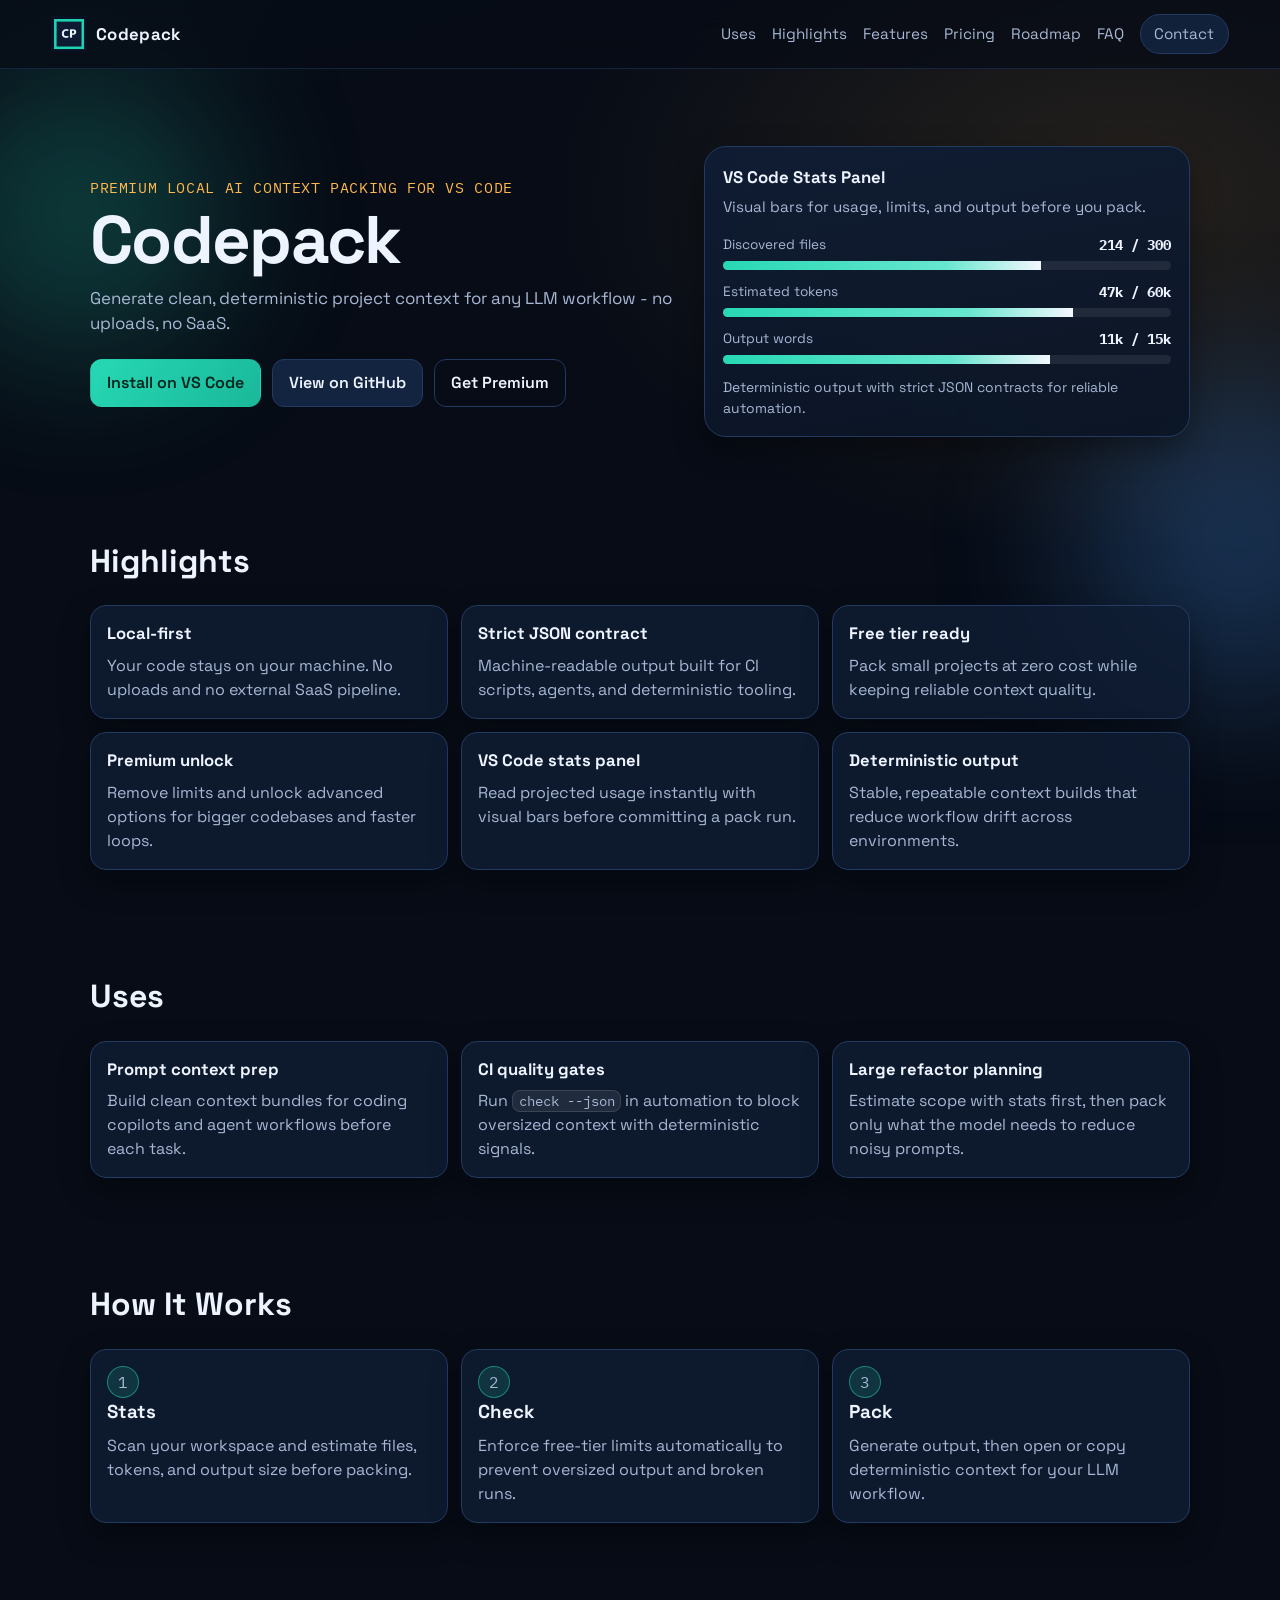
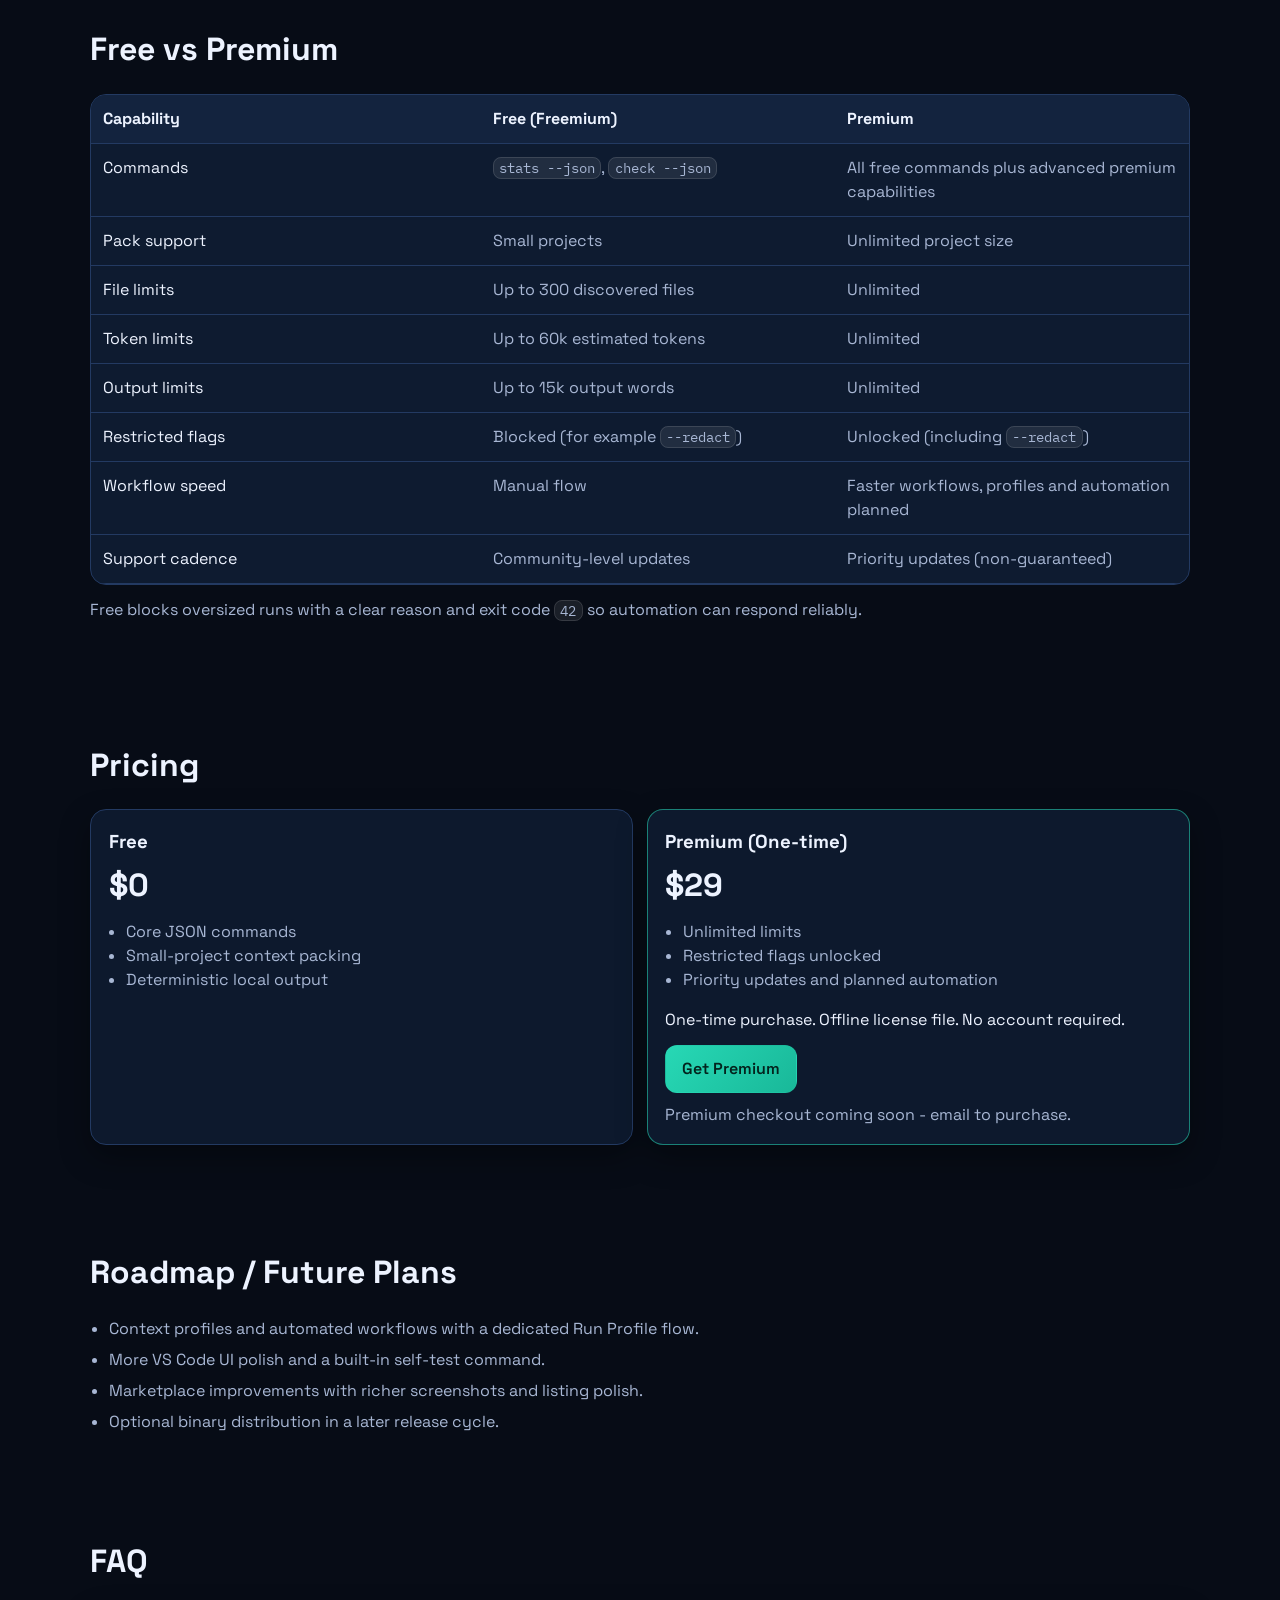
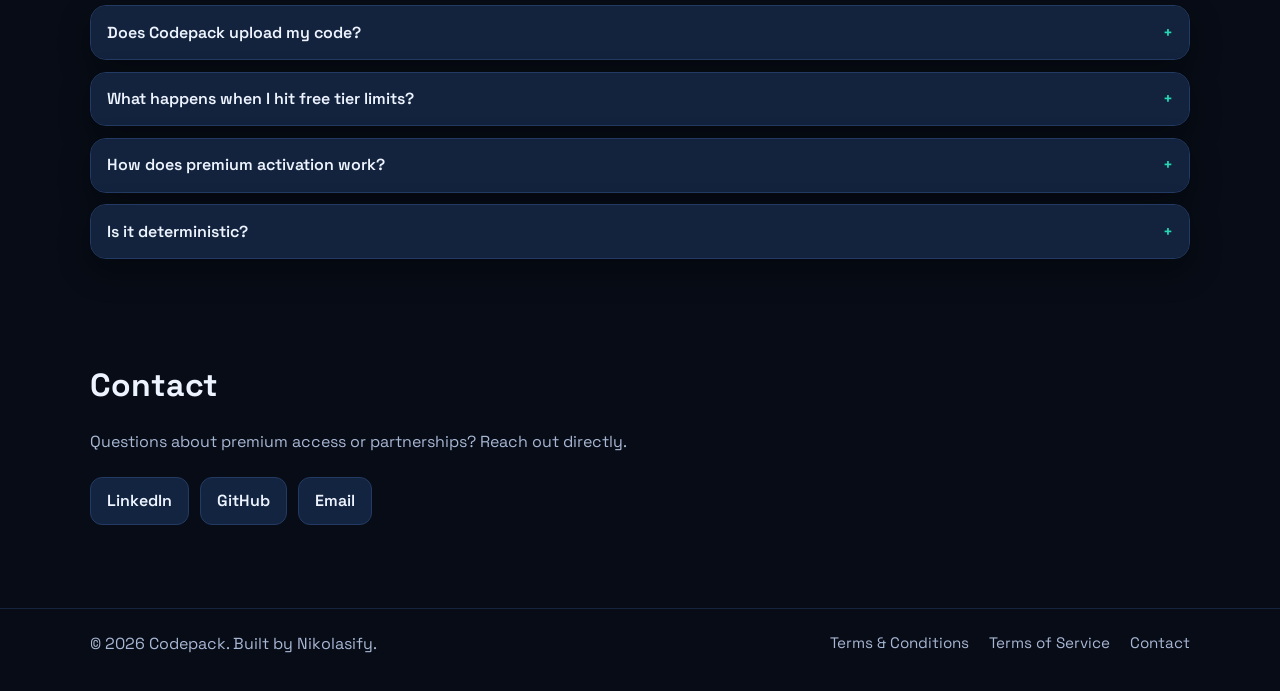
<file: index.html>
<!doctype html>
<html lang="en">
  <head>
    <meta charset="UTF-8" />
    <meta name="viewport" content="width=device-width, initial-scale=1.0" />
    <title>Codepack - Premium local AI context for VS Code</title>
    <meta
      name="description"
      content="Codepack for VS Code creates clean deterministic AI context locally. No uploads, no SaaS. Start free and unlock premium for unlimited workflows."
    />
    <link rel="canonical" href="https://nikolasifyart.com" />
    <meta property="og:type" content="website" />
    <meta property="og:url" content="https://nikolasifyart.com" />
    <meta property="og:title" content="Codepack - Premium local AI context for VS Code" />
    <meta
      property="og:description"
      content="Generate deterministic project context for any LLM workflow in VS Code. Local-first, automation-friendly, and fast."
    />
    <meta property="og:image" content="https://nikolasifyart.com/assets/og-image.png" />
    <meta name="twitter:card" content="summary_large_image" />
    <meta name="twitter:title" content="Codepack - Premium local AI context for VS Code" />
    <meta
      name="twitter:description"
      content="Premium local AI context packing for VS Code. Free tier available. One-time premium unlock."
    />
    <meta name="twitter:image" content="https://nikolasifyart.com/assets/og-image.png" />
    <link rel="icon" type="image/png" href="/assets/logo.png" />
    <link rel="preconnect" href="https://fonts.googleapis.com" />
    <link rel="preconnect" href="https://fonts.gstatic.com" crossorigin />
    <link
      href="https://fonts.googleapis.com/css2?family=Space+Grotesk:wght@400;500;600;700&family=IBM+Plex+Mono:wght@500;600&display=swap"
      rel="stylesheet"
    />
    <link rel="stylesheet" href="styles.css" />
  </head>
  <body>
    <div class="bg-orb bg-orb-a" aria-hidden="true"></div>
    <div class="bg-orb bg-orb-b" aria-hidden="true"></div>

    <header class="site-header">
      <a class="brand" href="#top" aria-label="Codepack Home">
        <img src="assets/logo.png" alt="Codepack logo" width="36" height="36" />
        <span>Codepack</span>
      </a>
      <nav class="site-nav" aria-label="Primary">
        <a href="#uses">Uses</a>
        <a href="#highlights">Highlights</a>
        <a href="#features">Features</a>
        <a href="#pricing">Pricing</a>
        <a href="#roadmap">Roadmap</a>
        <a href="#faq">FAQ</a>
        <a class="nav-cta" href="#contact">Contact</a>
      </nav>
    </header>

    <main id="top">
      <section class="hero container">
        <div>
          <p class="eyebrow">Premium local AI context packing for VS Code</p>
          <h1>Codepack</h1>
          <p class="subtitle">
            Generate clean, deterministic project context for any LLM workflow - no uploads, no SaaS.
          </p>
          <div class="cta-row">
            <a class="btn btn-install" href="https://marketplace.visualstudio.com/" target="_blank" rel="noopener noreferrer">Install on VS Code</a>
            <a class="btn btn-secondary" href="https://github.com/nikolasifyArt/Codepack" target="_blank" rel="noopener noreferrer">View on GitHub</a>
            <a class="btn btn-ghost" href="#pricing">Get Premium</a>
          </div>
        </div>

        <aside class="stats-card" aria-label="Codepack usage panel preview">
          <h2>VS Code Stats Panel</h2>
          <p>Visual bars for usage, limits, and output before you pack.</p>

          <div class="stat-row">
            <div class="stat-meta"><span>Discovered files</span><strong>214 / 300</strong></div>
            <div class="bar"><span style="width: 71%"></span></div>
          </div>
          <div class="stat-row">
            <div class="stat-meta"><span>Estimated tokens</span><strong>47k / 60k</strong></div>
            <div class="bar"><span style="width: 78%"></span></div>
          </div>
          <div class="stat-row">
            <div class="stat-meta"><span>Output words</span><strong>11k / 15k</strong></div>
            <div class="bar"><span style="width: 73%"></span></div>
          </div>
          <div class="panel-note">Deterministic output with strict JSON contracts for reliable automation.</div>
        </aside>
      </section>

      <section id="highlights" class="container section">
        <h2>Highlights</h2>
        <div class="card-grid">
          <article class="card">
            <h3>Local-first</h3>
            <p>Your code stays on your machine. No uploads and no external SaaS pipeline.</p>
          </article>
          <article class="card">
            <h3>Strict JSON contract</h3>
            <p>Machine-readable output built for CI scripts, agents, and deterministic tooling.</p>
          </article>
          <article class="card">
            <h3>Free tier ready</h3>
            <p>Pack small projects at zero cost while keeping reliable context quality.</p>
          </article>
          <article class="card">
            <h3>Premium unlock</h3>
            <p>Remove limits and unlock advanced options for bigger codebases and faster loops.</p>
          </article>
          <article class="card">
            <h3>VS Code stats panel</h3>
            <p>Read projected usage instantly with visual bars before committing a pack run.</p>
          </article>
          <article class="card">
            <h3>Deterministic output</h3>
            <p>Stable, repeatable context builds that reduce workflow drift across environments.</p>
          </article>
        </div>
      </section>

      <section id="uses" class="container section">
        <h2>Uses</h2>
        <div class="card-grid">
          <article class="card">
            <h3>Prompt context prep</h3>
            <p>Build clean context bundles for coding copilots and agent workflows before each task.</p>
          </article>
          <article class="card">
            <h3>CI quality gates</h3>
            <p>Run <code>check --json</code> in automation to block oversized context with deterministic signals.</p>
          </article>
          <article class="card">
            <h3>Large refactor planning</h3>
            <p>Estimate scope with stats first, then pack only what the model needs to reduce noisy prompts.</p>
          </article>
        </div>
      </section>

      <section id="how-it-works" class="container section">
        <h2>How It Works</h2>
        <div class="steps">
          <article class="step">
            <p class="step-number">1</p>
            <h3>Stats</h3>
            <p>Scan your workspace and estimate files, tokens, and output size before packing.</p>
          </article>
          <article class="step">
            <p class="step-number">2</p>
            <h3>Check</h3>
            <p>Enforce free-tier limits automatically to prevent oversized output and broken runs.</p>
          </article>
          <article class="step">
            <p class="step-number">3</p>
            <h3>Pack</h3>
            <p>Generate output, then open or copy deterministic context for your LLM workflow.</p>
          </article>
        </div>
      </section>

      <section id="features" class="container section">
        <h2>Free vs Premium</h2>
        <div class="comparison" role="table" aria-label="Codepack plans comparison">
          <div class="comparison-head" role="rowgroup">
            <div role="columnheader">Capability</div>
            <div role="columnheader">Free (Freemium)</div>
            <div role="columnheader">Premium</div>
          </div>
          <div class="comparison-row" role="row">
            <div role="cell">Commands</div>
            <div role="cell"><code>stats --json</code>, <code>check --json</code></div>
            <div role="cell">All free commands plus advanced premium capabilities</div>
          </div>
          <div class="comparison-row" role="row">
            <div role="cell">Pack support</div>
            <div role="cell">Small projects</div>
            <div role="cell">Unlimited project size</div>
          </div>
          <div class="comparison-row" role="row">
            <div role="cell">File limits</div>
            <div role="cell">Up to 300 discovered files</div>
            <div role="cell">Unlimited</div>
          </div>
          <div class="comparison-row" role="row">
            <div role="cell">Token limits</div>
            <div role="cell">Up to 60k estimated tokens</div>
            <div role="cell">Unlimited</div>
          </div>
          <div class="comparison-row" role="row">
            <div role="cell">Output limits</div>
            <div role="cell">Up to 15k output words</div>
            <div role="cell">Unlimited</div>
          </div>
          <div class="comparison-row" role="row">
            <div role="cell">Restricted flags</div>
            <div role="cell">Blocked (for example <code>--redact</code>)</div>
            <div role="cell">Unlocked (including <code>--redact</code>)</div>
          </div>
          <div class="comparison-row" role="row">
            <div role="cell">Workflow speed</div>
            <div role="cell">Manual flow</div>
            <div role="cell">Faster workflows, profiles and automation planned</div>
          </div>
          <div class="comparison-row" role="row">
            <div role="cell">Support cadence</div>
            <div role="cell">Community-level updates</div>
            <div role="cell">Priority updates (non-guaranteed)</div>
          </div>
        </div>
        <p class="feature-note">
          Free blocks oversized runs with a clear reason and exit code <code>42</code> so automation can respond reliably.
        </p>
      </section>

      <section id="pricing" class="container section">
        <h2>Pricing</h2>
        <div class="pricing-grid">
          <article class="pricing-card">
            <h3>Free</h3>
            <p class="price">$0</p>
            <ul>
              <li>Core JSON commands</li>
              <li>Small-project context packing</li>
              <li>Deterministic local output</li>
            </ul>
          </article>
          <article class="pricing-card pricing-card-premium">
            <h3>Premium (One-time)</h3>
            <p class="price">$29</p>
            <ul>
              <li>Unlimited limits</li>
              <li>Restricted flags unlocked</li>
              <li>Priority updates and planned automation</li>
            </ul>
            <p class="pricing-note">One-time purchase. Offline license file. No account required.</p>
            <a class="btn btn-install" href="#contact">Get Premium</a>
            <p class="coming-soon">Premium checkout coming soon - email to purchase.</p>
          </article>
        </div>
      </section>

      <section id="roadmap" class="container section">
        <h2>Roadmap / Future Plans</h2>
        <ul class="roadmap-list">
          <li>Context profiles and automated workflows with a dedicated Run Profile flow.</li>
          <li>More VS Code UI polish and a built-in self-test command.</li>
          <li>Marketplace improvements with richer screenshots and listing polish.</li>
          <li>Optional binary distribution in a later release cycle.</li>
        </ul>
      </section>

      <section id="faq" class="container section">
        <h2>FAQ</h2>
        <div class="faq-list">
          <article class="faq-item">
            <button class="faq-question" aria-expanded="false">Does Codepack upload my code?</button>
            <div class="faq-answer" hidden>
              <p>No. Codepack runs local-only workflows and does not upload project files to a SaaS backend.</p>
            </div>
          </article>
          <article class="faq-item">
            <button class="faq-question" aria-expanded="false">What happens when I hit free tier limits?</button>
            <div class="faq-answer" hidden>
              <p>The run is blocked with a clear reason so you can adjust scope or upgrade to premium.</p>
            </div>
          </article>
          <article class="faq-item">
            <button class="faq-question" aria-expanded="false">How does premium activation work?</button>
            <div class="faq-answer" hidden>
              <p>Premium uses an offline signed license file that activates locally on your machine.</p>
            </div>
          </article>
          <article class="faq-item">
            <button class="faq-question" aria-expanded="false">Is it deterministic?</button>
            <div class="faq-answer" hidden>
              <p>Yes. Codepack focuses on deterministic context output designed for repeatable automation.</p>
            </div>
          </article>
        </div>
      </section>

      <section id="contact" class="container section">
        <h2>Contact</h2>
        <p class="contact-copy">Questions about premium access or partnerships? Reach out directly.</p>
        <div class="cta-row">
          <a class="btn btn-secondary" href="https://www.linkedin.com/in/nikolasifyart/" target="_blank" rel="noopener noreferrer">LinkedIn</a>
          <a class="btn btn-secondary" href="https://github.com/nikolasifyArt" target="_blank" rel="noopener noreferrer">GitHub</a>
          <a class="btn btn-secondary" href="mailto:nikolasify@nikolasifyart.com">Email</a>
        </div>
      </section>
    </main>

    <footer class="site-footer">
      <div class="site-footer-inner container">
        <p>&copy; <span id="year"></span> Codepack. Built by Nikolasify.</p>
        <nav class="footer-links" aria-label="Legal">
          <a href="/terms-and-conditions/">Terms &amp; Conditions</a>
          <a href="/terms-of-service/">Terms of Service</a>
          <a href="#contact">Contact</a>
        </nav>
      </div>
    </footer>

    <script src="script.js"></script>
  </body>
</html>
</file>
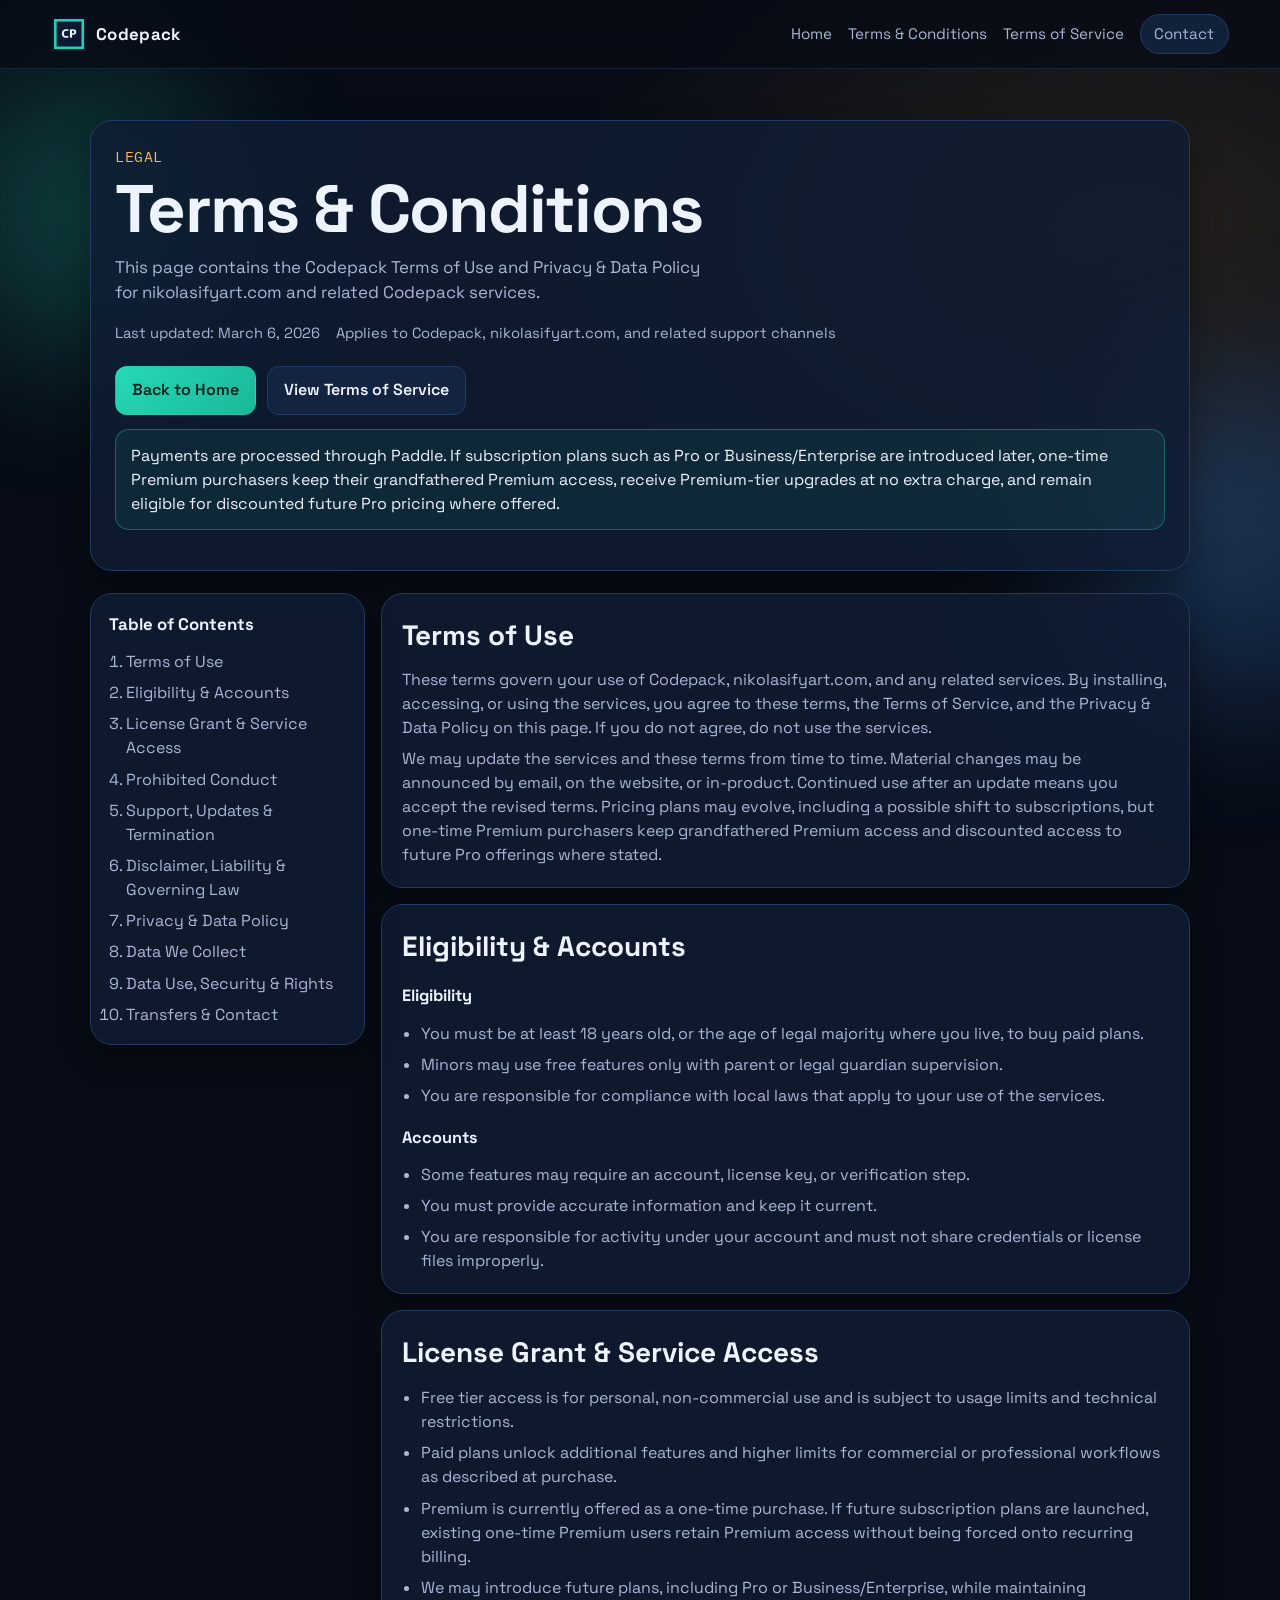
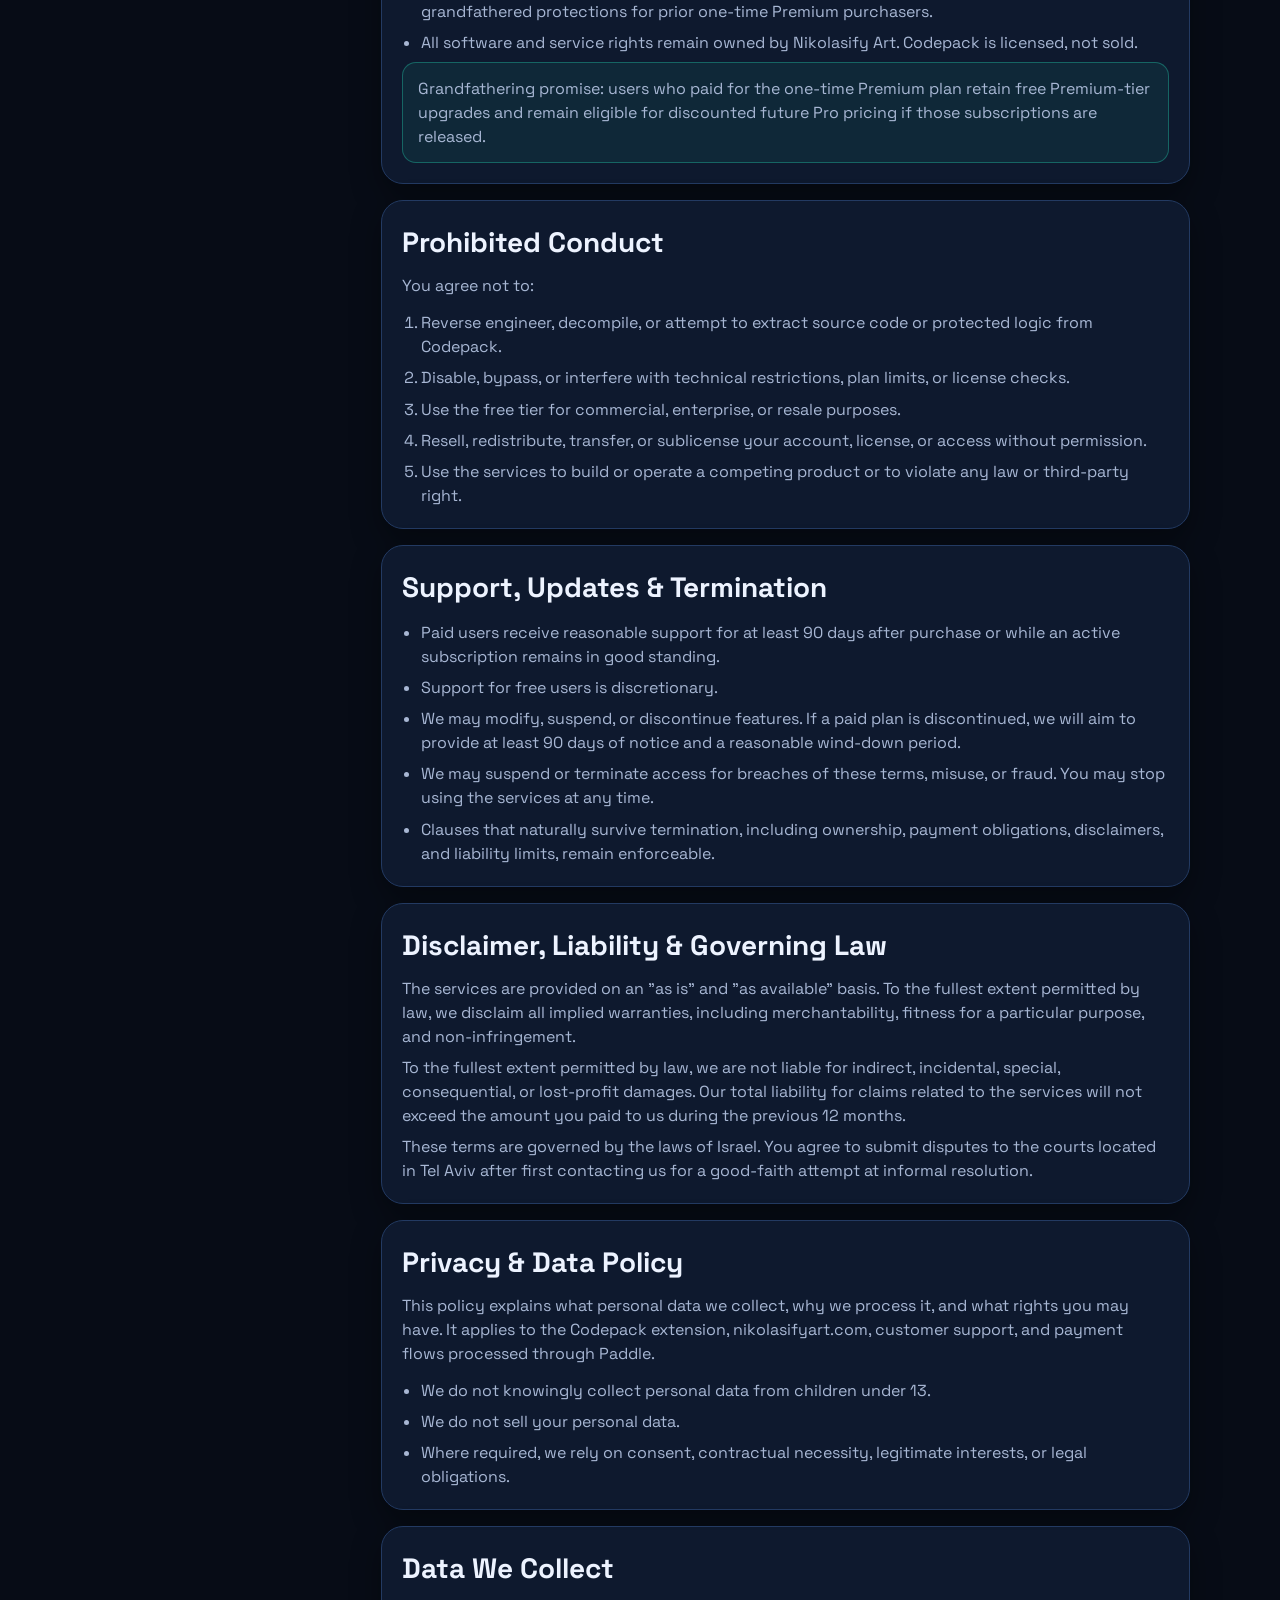
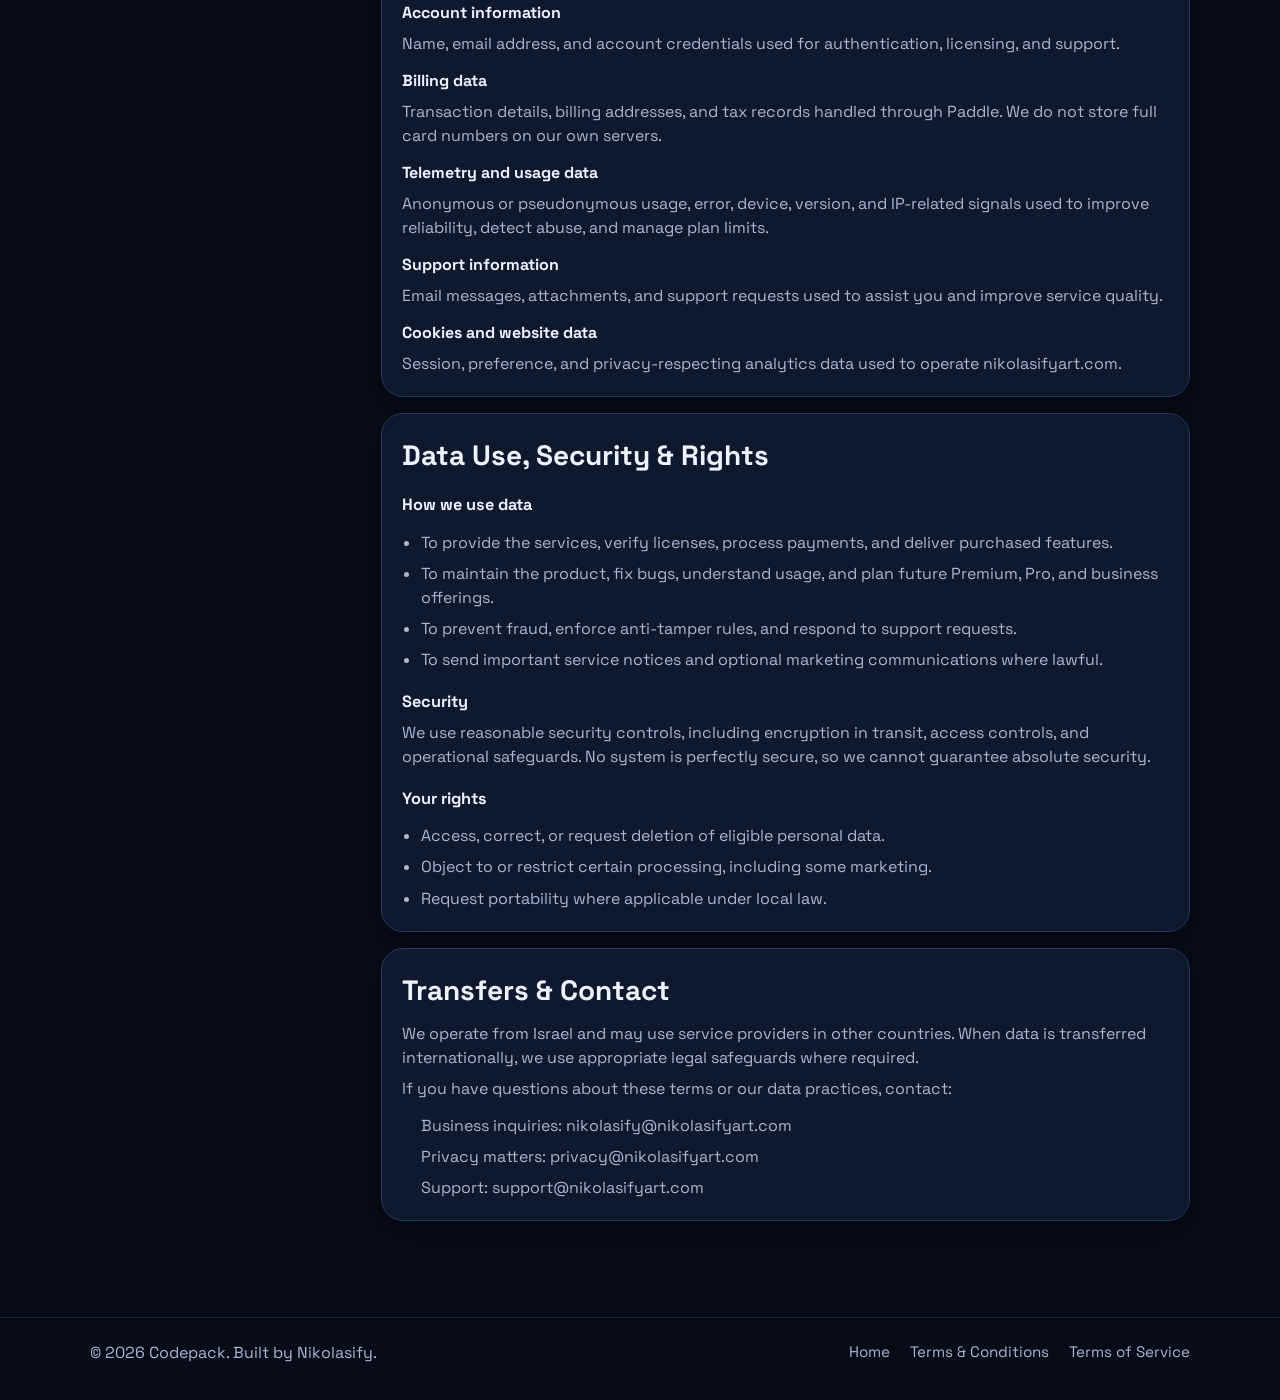
<file: terms-and-conditions/index.html>
<!doctype html>
<html lang="en">
  <head>
    <meta charset="UTF-8" />
    <meta name="viewport" content="width=device-width, initial-scale=1.0" />
    <title>Codepack Terms &amp; Conditions</title>
    <meta
      name="description"
      content="Read the Codepack Terms of Use and Privacy & Data Policy for nikolasifyart.com and related services."
    />
    <link rel="canonical" href="https://nikolasifyart.com/terms-and-conditions/" />
    <link rel="icon" type="image/png" href="/assets/logo.png" />
    <link rel="preconnect" href="https://fonts.googleapis.com" />
    <link rel="preconnect" href="https://fonts.gstatic.com" crossorigin />
    <link
      href="https://fonts.googleapis.com/css2?family=Space+Grotesk:wght@400;500;600;700&family=IBM+Plex+Mono:wght@500;600&display=swap"
      rel="stylesheet"
    />
    <link rel="stylesheet" href="/styles.css" />
  </head>
  <body>
    <div class="bg-orb bg-orb-a" aria-hidden="true"></div>
    <div class="bg-orb bg-orb-b" aria-hidden="true"></div>

    <header class="site-header">
      <a class="brand" href="/" aria-label="Codepack Home">
        <img src="/assets/logo.png" alt="Codepack logo" width="36" height="36" />
        <span>Codepack</span>
      </a>
      <nav class="site-nav" aria-label="Primary">
        <a href="/">Home</a>
        <a href="/terms-and-conditions/" aria-current="page">Terms &amp; Conditions</a>
        <a href="/terms-of-service/">Terms of Service</a>
        <a class="nav-cta" href="/#contact">Contact</a>
      </nav>
    </header>

    <main id="top" class="legal-page container">
      <section class="legal-hero">
        <p class="eyebrow">Legal</p>
        <h1>Terms &amp; Conditions</h1>
        <p class="subtitle">
          This page contains the Codepack Terms of Use and Privacy &amp; Data Policy for
          nikolasifyart.com and related Codepack services.
        </p>
        <div class="legal-meta">
          <span>Last updated: March 6, 2026</span>
          <span>Applies to Codepack, nikolasifyart.com, and related support channels</span>
        </div>
        <div class="cta-row">
          <a class="btn btn-install" href="/">Back to Home</a>
          <a class="btn btn-secondary" href="/terms-of-service/">View Terms of Service</a>
        </div>
        <p class="legal-note">
          Payments are processed through Paddle. If subscription plans such as Pro or
          Business/Enterprise are introduced later, one-time Premium purchasers keep their
          grandfathered Premium access, receive Premium-tier upgrades at no extra charge, and
          remain eligible for discounted future Pro pricing where offered.
        </p>
      </section>

      <div class="legal-shell">
        <aside class="legal-toc" aria-labelledby="toc-heading">
          <h2 id="toc-heading">Table of Contents</h2>
          <ol class="toc-list">
            <li><a href="#terms-of-use">Terms of Use</a></li>
            <li><a href="#eligibility-accounts">Eligibility &amp; Accounts</a></li>
            <li><a href="#license-access">License Grant &amp; Service Access</a></li>
            <li><a href="#prohibited-conduct">Prohibited Conduct</a></li>
            <li><a href="#support-termination">Support, Updates &amp; Termination</a></li>
            <li><a href="#liability-law">Disclaimer, Liability &amp; Governing Law</a></li>
            <li><a href="#privacy-data-policy">Privacy &amp; Data Policy</a></li>
            <li><a href="#data-collection">Data We Collect</a></li>
            <li><a href="#data-use-security">Data Use, Security &amp; Rights</a></li>
            <li><a href="#transfers-contact">Transfers &amp; Contact</a></li>
          </ol>
        </aside>

        <section class="legal-content" aria-label="Terms and privacy content">
          <article id="terms-of-use" class="legal-card">
            <h2>Terms of Use</h2>
            <p>
              These terms govern your use of Codepack, nikolasifyart.com, and any related services.
              By installing, accessing, or using the services, you agree to these terms, the Terms
              of Service, and the Privacy &amp; Data Policy on this page. If you do not agree, do not
              use the services.
            </p>
            <p>
              We may update the services and these terms from time to time. Material changes may be
              announced by email, on the website, or in-product. Continued use after an update means
              you accept the revised terms. Pricing plans may evolve, including a possible shift to
              subscriptions, but one-time Premium purchasers keep grandfathered Premium access and
              discounted access to future Pro offerings where stated.
            </p>
          </article>

          <article id="eligibility-accounts" class="legal-card">
            <h2>Eligibility &amp; Accounts</h2>
            <h3>Eligibility</h3>
            <ul>
              <li>You must be at least 18 years old, or the age of legal majority where you live, to buy paid plans.</li>
              <li>Minors may use free features only with parent or legal guardian supervision.</li>
              <li>You are responsible for compliance with local laws that apply to your use of the services.</li>
            </ul>
            <h3>Accounts</h3>
            <ul>
              <li>Some features may require an account, license key, or verification step.</li>
              <li>You must provide accurate information and keep it current.</li>
              <li>You are responsible for activity under your account and must not share credentials or license files improperly.</li>
            </ul>
          </article>

          <article id="license-access" class="legal-card">
            <h2>License Grant &amp; Service Access</h2>
            <ul>
              <li>Free tier access is for personal, non-commercial use and is subject to usage limits and technical restrictions.</li>
              <li>Paid plans unlock additional features and higher limits for commercial or professional workflows as described at purchase.</li>
              <li>Premium is currently offered as a one-time purchase. If future subscription plans are launched, existing one-time Premium users retain Premium access without being forced onto recurring billing.</li>
              <li>We may introduce future plans, including Pro or Business/Enterprise, while maintaining grandfathered protections for prior one-time Premium purchasers.</li>
              <li>All software and service rights remain owned by Nikolasify Art. Codepack is licensed, not sold.</li>
            </ul>
            <p class="legal-note">
              Grandfathering promise: users who paid for the one-time Premium plan retain free
              Premium-tier upgrades and remain eligible for discounted future Pro pricing if those
              subscriptions are released.
            </p>
          </article>

          <article id="prohibited-conduct" class="legal-card">
            <h2>Prohibited Conduct</h2>
            <p>You agree not to:</p>
            <ol>
              <li>Reverse engineer, decompile, or attempt to extract source code or protected logic from Codepack.</li>
              <li>Disable, bypass, or interfere with technical restrictions, plan limits, or license checks.</li>
              <li>Use the free tier for commercial, enterprise, or resale purposes.</li>
              <li>Resell, redistribute, transfer, or sublicense your account, license, or access without permission.</li>
              <li>Use the services to build or operate a competing product or to violate any law or third-party right.</li>
            </ol>
          </article>

          <article id="support-termination" class="legal-card">
            <h2>Support, Updates &amp; Termination</h2>
            <ul>
              <li>Paid users receive reasonable support for at least 90 days after purchase or while an active subscription remains in good standing.</li>
              <li>Support for free users is discretionary.</li>
              <li>We may modify, suspend, or discontinue features. If a paid plan is discontinued, we will aim to provide at least 90 days of notice and a reasonable wind-down period.</li>
              <li>We may suspend or terminate access for breaches of these terms, misuse, or fraud. You may stop using the services at any time.</li>
              <li>Clauses that naturally survive termination, including ownership, payment obligations, disclaimers, and liability limits, remain enforceable.</li>
            </ul>
          </article>

          <article id="liability-law" class="legal-card">
            <h2>Disclaimer, Liability &amp; Governing Law</h2>
            <p>
              The services are provided on an &quot;as is&quot; and &quot;as available&quot; basis. To the fullest extent
              permitted by law, we disclaim all implied warranties, including merchantability, fitness
              for a particular purpose, and non-infringement.
            </p>
            <p>
              To the fullest extent permitted by law, we are not liable for indirect, incidental,
              special, consequential, or lost-profit damages. Our total liability for claims related
              to the services will not exceed the amount you paid to us during the previous 12 months.
            </p>
            <p>
              These terms are governed by the laws of Israel. You agree to submit disputes to the
              courts located in Tel Aviv after first contacting us for a good-faith attempt at
              informal resolution.
            </p>
          </article>

          <article id="privacy-data-policy" class="legal-card">
            <h2>Privacy &amp; Data Policy</h2>
            <p>
              This policy explains what personal data we collect, why we process it, and what rights
              you may have. It applies to the Codepack extension, nikolasifyart.com, customer support,
              and payment flows processed through Paddle.
            </p>
            <ul>
              <li>We do not knowingly collect personal data from children under 13.</li>
              <li>We do not sell your personal data.</li>
              <li>Where required, we rely on consent, contractual necessity, legitimate interests, or legal obligations.</li>
            </ul>
          </article>

          <article id="data-collection" class="legal-card">
            <h2>Data We Collect</h2>
            <div class="legal-inline-list">
              <div>
                <strong>Account information</strong>
                <p>Name, email address, and account credentials used for authentication, licensing, and support.</p>
              </div>
              <div>
                <strong>Billing data</strong>
                <p>Transaction details, billing addresses, and tax records handled through Paddle. We do not store full card numbers on our own servers.</p>
              </div>
              <div>
                <strong>Telemetry and usage data</strong>
                <p>Anonymous or pseudonymous usage, error, device, version, and IP-related signals used to improve reliability, detect abuse, and manage plan limits.</p>
              </div>
              <div>
                <strong>Support information</strong>
                <p>Email messages, attachments, and support requests used to assist you and improve service quality.</p>
              </div>
              <div>
                <strong>Cookies and website data</strong>
                <p>Session, preference, and privacy-respecting analytics data used to operate nikolasifyart.com.</p>
              </div>
            </div>
          </article>

          <article id="data-use-security" class="legal-card">
            <h2>Data Use, Security &amp; Rights</h2>
            <h3>How we use data</h3>
            <ul>
              <li>To provide the services, verify licenses, process payments, and deliver purchased features.</li>
              <li>To maintain the product, fix bugs, understand usage, and plan future Premium, Pro, and business offerings.</li>
              <li>To prevent fraud, enforce anti-tamper rules, and respond to support requests.</li>
              <li>To send important service notices and optional marketing communications where lawful.</li>
            </ul>
            <h3>Security</h3>
            <p>
              We use reasonable security controls, including encryption in transit, access controls,
              and operational safeguards. No system is perfectly secure, so we cannot guarantee
              absolute security.
            </p>
            <h3>Your rights</h3>
            <ul>
              <li>Access, correct, or request deletion of eligible personal data.</li>
              <li>Object to or restrict certain processing, including some marketing.</li>
              <li>Request portability where applicable under local law.</li>
            </ul>
          </article>

          <article id="transfers-contact" class="legal-card">
            <h2>Transfers &amp; Contact</h2>
            <p>
              We operate from Israel and may use service providers in other countries. When data is
              transferred internationally, we use appropriate legal safeguards where required.
            </p>
            <p>If you have questions about these terms or our data practices, contact:</p>
            <ul class="legal-contact-list">
              <li>Business inquiries: <a href="mailto:nikolasify@nikolasifyart.com">nikolasify@nikolasifyart.com</a></li>
              <li>Privacy matters: <a href="mailto:privacy@nikolasifyart.com">privacy@nikolasifyart.com</a></li>
              <li>Support: <a href="mailto:support@nikolasifyart.com">support@nikolasifyart.com</a></li>
            </ul>
          </article>
        </section>
      </div>
    </main>

    <footer class="site-footer">
      <div class="site-footer-inner container">
        <p>&copy; <span id="year"></span> Codepack. Built by Nikolasify.</p>
        <nav class="footer-links" aria-label="Legal">
          <a href="/">Home</a>
          <a href="/terms-and-conditions/">Terms &amp; Conditions</a>
          <a href="/terms-of-service/">Terms of Service</a>
        </nav>
      </div>
    </footer>

    <script src="/script.js"></script>
  </body>
</html>
</file>
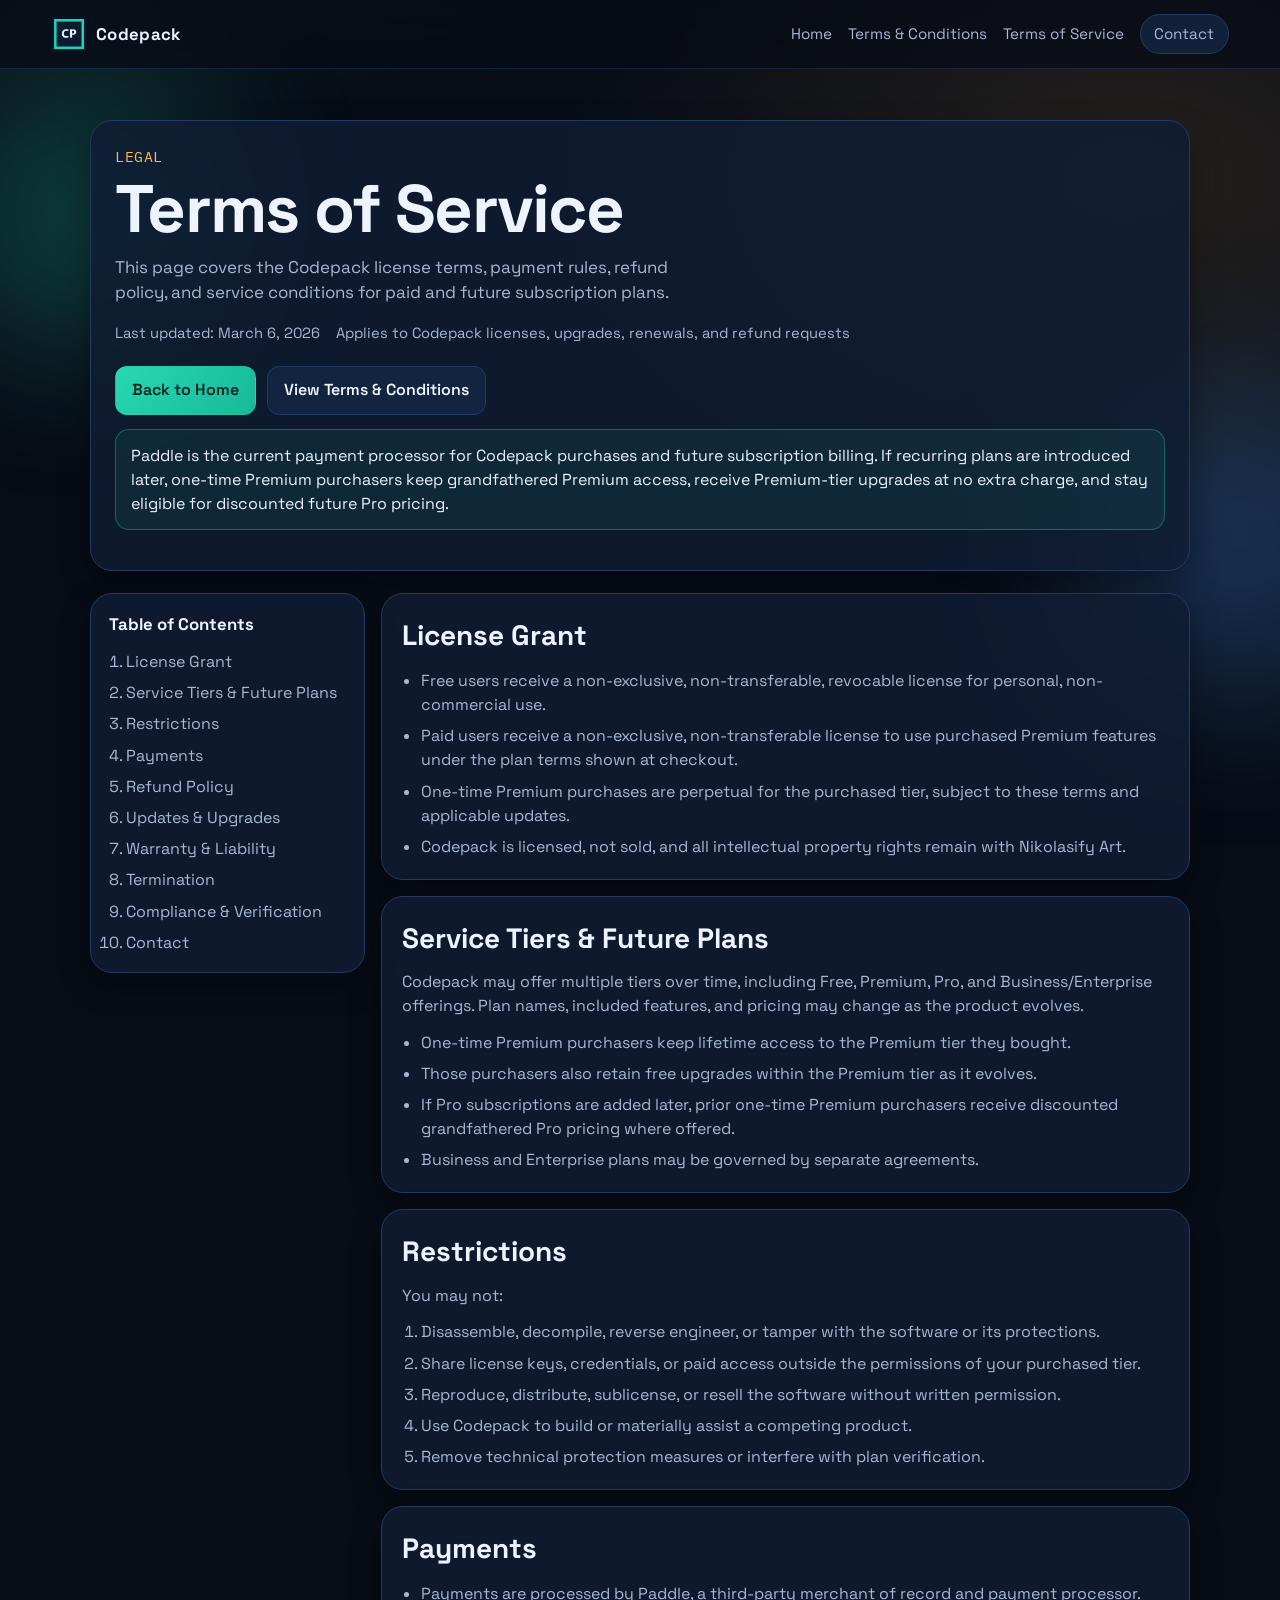
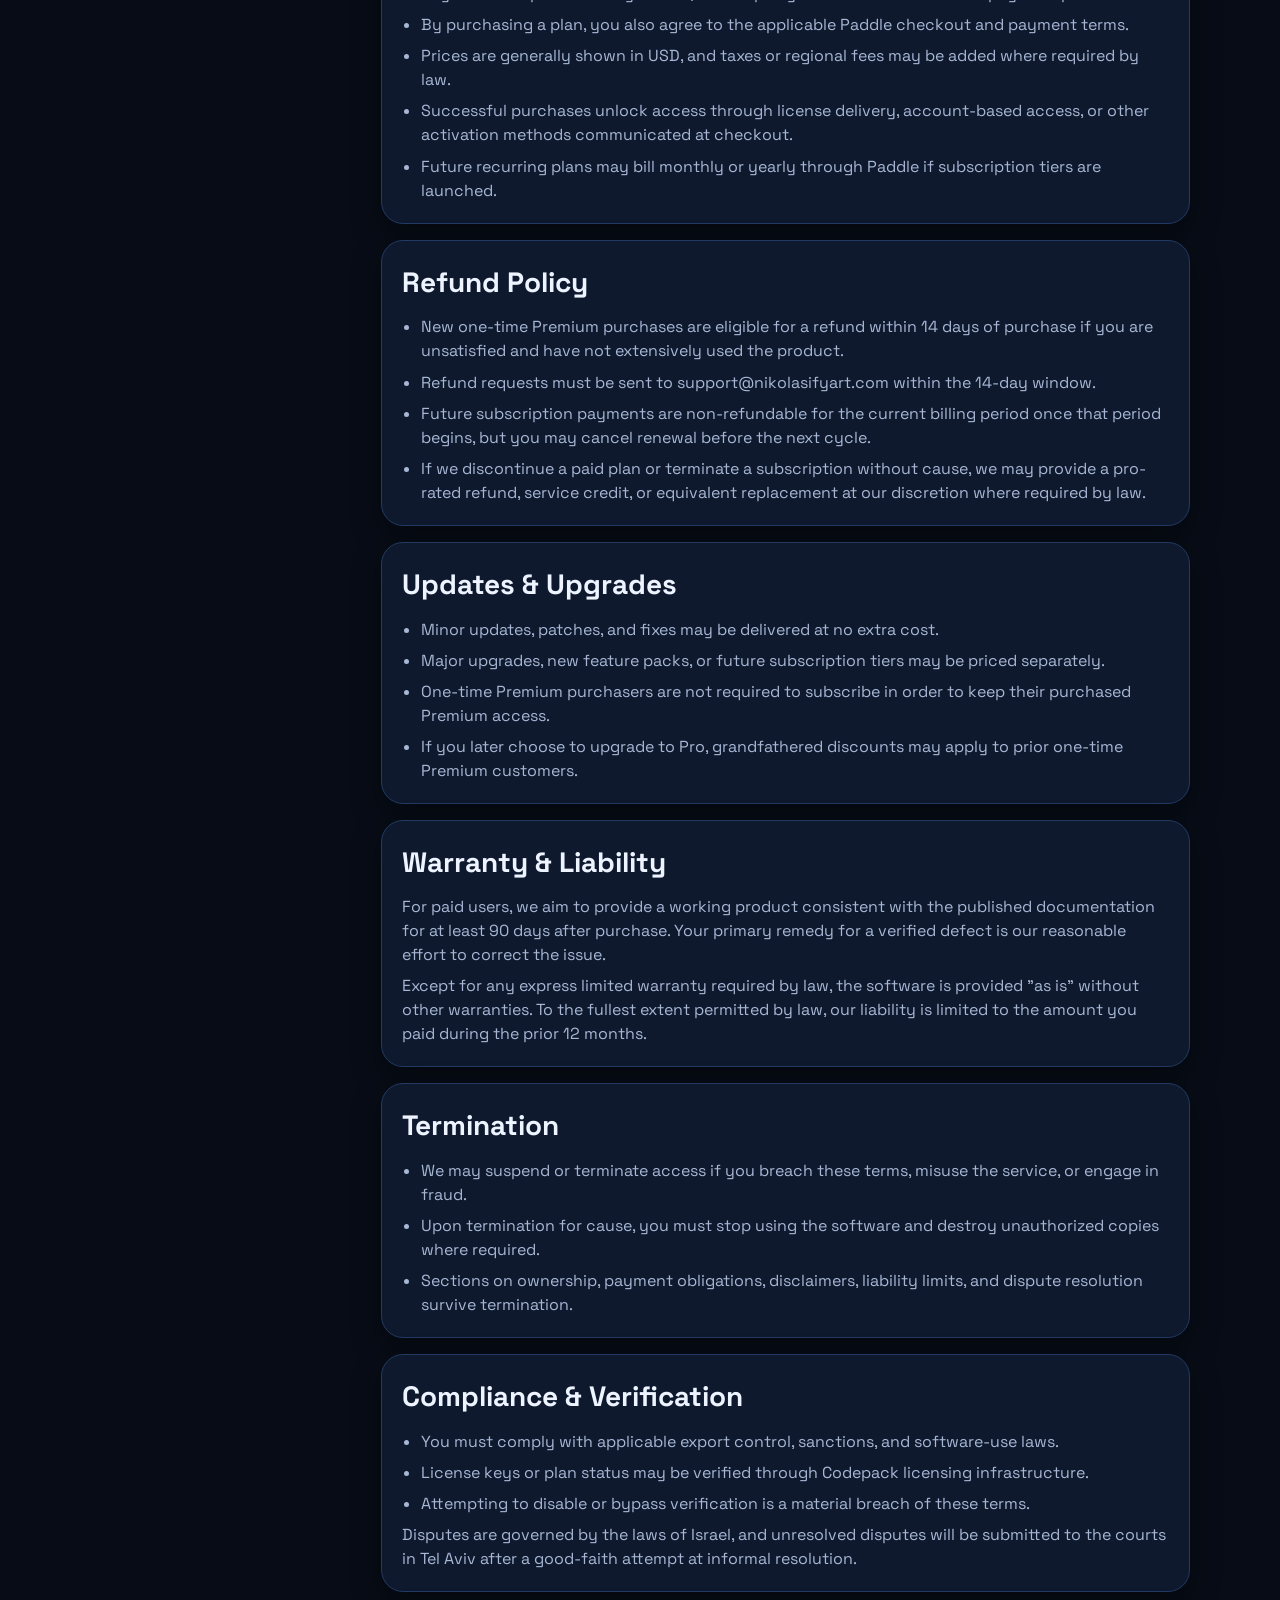
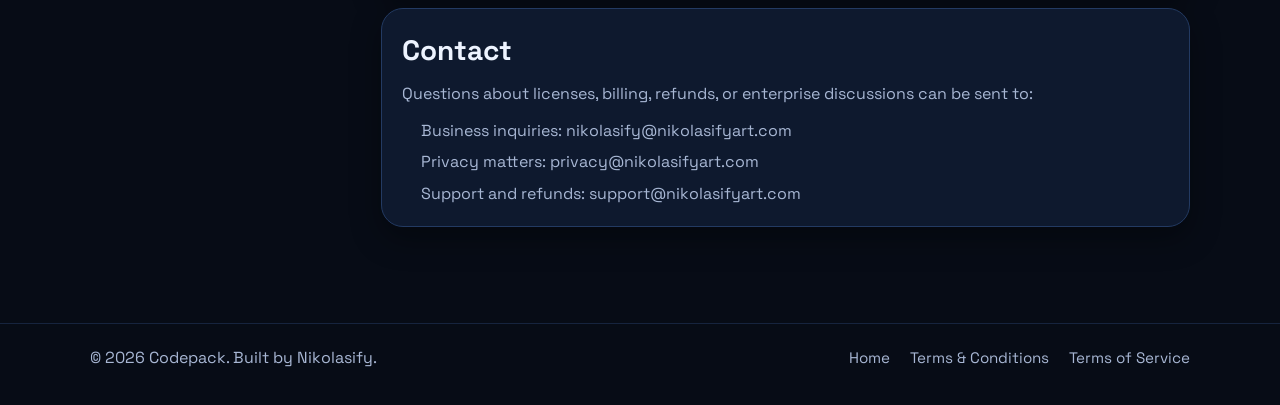
<file: terms-of-service/index.html>
<!doctype html>
<html lang="en">
  <head>
    <meta charset="UTF-8" />
    <meta name="viewport" content="width=device-width, initial-scale=1.0" />
    <title>Codepack Terms of Service</title>
    <meta
      name="description"
      content="Read the Codepack Terms of Service, license terms, payment terms, and refund policy."
    />
    <link rel="canonical" href="https://nikolasifyart.com/terms-of-service/" />
    <link rel="icon" type="image/png" href="/assets/logo.png" />
    <link rel="preconnect" href="https://fonts.googleapis.com" />
    <link rel="preconnect" href="https://fonts.gstatic.com" crossorigin />
    <link
      href="https://fonts.googleapis.com/css2?family=Space+Grotesk:wght@400;500;600;700&family=IBM+Plex+Mono:wght@500;600&display=swap"
      rel="stylesheet"
    />
    <link rel="stylesheet" href="/styles.css" />
  </head>
  <body>
    <div class="bg-orb bg-orb-a" aria-hidden="true"></div>
    <div class="bg-orb bg-orb-b" aria-hidden="true"></div>

    <header class="site-header">
      <a class="brand" href="/" aria-label="Codepack Home">
        <img src="/assets/logo.png" alt="Codepack logo" width="36" height="36" />
        <span>Codepack</span>
      </a>
      <nav class="site-nav" aria-label="Primary">
        <a href="/">Home</a>
        <a href="/terms-and-conditions/">Terms &amp; Conditions</a>
        <a href="/terms-of-service/" aria-current="page">Terms of Service</a>
        <a class="nav-cta" href="/#contact">Contact</a>
      </nav>
    </header>

    <main id="top" class="legal-page container">
      <section class="legal-hero">
        <p class="eyebrow">Legal</p>
        <h1>Terms of Service</h1>
        <p class="subtitle">
          This page covers the Codepack license terms, payment rules, refund policy, and service
          conditions for paid and future subscription plans.
        </p>
        <div class="legal-meta">
          <span>Last updated: March 6, 2026</span>
          <span>Applies to Codepack licenses, upgrades, renewals, and refund requests</span>
        </div>
        <div class="cta-row">
          <a class="btn btn-install" href="/">Back to Home</a>
          <a class="btn btn-secondary" href="/terms-and-conditions/">View Terms &amp; Conditions</a>
        </div>
        <p class="legal-note">
          Paddle is the current payment processor for Codepack purchases and future subscription
          billing. If recurring plans are introduced later, one-time Premium purchasers keep
          grandfathered Premium access, receive Premium-tier upgrades at no extra charge, and stay
          eligible for discounted future Pro pricing.
        </p>
      </section>

      <div class="legal-shell">
        <aside class="legal-toc" aria-labelledby="toc-heading">
          <h2 id="toc-heading">Table of Contents</h2>
          <ol class="toc-list">
            <li><a href="#license-grant">License Grant</a></li>
            <li><a href="#service-tiers">Service Tiers &amp; Future Plans</a></li>
            <li><a href="#restrictions">Restrictions</a></li>
            <li><a href="#payments">Payments</a></li>
            <li><a href="#refund-policy">Refund Policy</a></li>
            <li><a href="#updates-upgrades">Updates &amp; Upgrades</a></li>
            <li><a href="#warranty-liability">Warranty &amp; Liability</a></li>
            <li><a href="#termination">Termination</a></li>
            <li><a href="#compliance-verification">Compliance &amp; Verification</a></li>
            <li><a href="#contact">Contact</a></li>
          </ol>
        </aside>

        <section class="legal-content" aria-label="Terms of service content">
          <article id="license-grant" class="legal-card">
            <h2>License Grant</h2>
            <ul>
              <li>Free users receive a non-exclusive, non-transferable, revocable license for personal, non-commercial use.</li>
              <li>Paid users receive a non-exclusive, non-transferable license to use purchased Premium features under the plan terms shown at checkout.</li>
              <li>One-time Premium purchases are perpetual for the purchased tier, subject to these terms and applicable updates.</li>
              <li>Codepack is licensed, not sold, and all intellectual property rights remain with Nikolasify Art.</li>
            </ul>
          </article>

          <article id="service-tiers" class="legal-card">
            <h2>Service Tiers &amp; Future Plans</h2>
            <!-- Future commercial roadmap: Pro and Business/Enterprise tiers may be introduced later. One-time Premium purchasers remain grandfathered for Premium access and discounted for future Pro plans. -->
            <p>
              Codepack may offer multiple tiers over time, including Free, Premium, Pro, and
              Business/Enterprise offerings. Plan names, included features, and pricing may change as
              the product evolves.
            </p>
            <ul>
              <li>One-time Premium purchasers keep lifetime access to the Premium tier they bought.</li>
              <li>Those purchasers also retain free upgrades within the Premium tier as it evolves.</li>
              <li>If Pro subscriptions are added later, prior one-time Premium purchasers receive discounted grandfathered Pro pricing where offered.</li>
              <li>Business and Enterprise plans may be governed by separate agreements.</li>
            </ul>
          </article>

          <article id="restrictions" class="legal-card">
            <h2>Restrictions</h2>
            <p>You may not:</p>
            <ol>
              <li>Disassemble, decompile, reverse engineer, or tamper with the software or its protections.</li>
              <li>Share license keys, credentials, or paid access outside the permissions of your purchased tier.</li>
              <li>Reproduce, distribute, sublicense, or resell the software without written permission.</li>
              <li>Use Codepack to build or materially assist a competing product.</li>
              <li>Remove technical protection measures or interfere with plan verification.</li>
            </ol>
          </article>

          <article id="payments" class="legal-card">
            <h2>Payments</h2>
            <ul>
              <li>Payments are processed by Paddle, a third-party merchant of record and payment processor.</li>
              <li>By purchasing a plan, you also agree to the applicable Paddle checkout and payment terms.</li>
              <li>Prices are generally shown in USD, and taxes or regional fees may be added where required by law.</li>
              <li>Successful purchases unlock access through license delivery, account-based access, or other activation methods communicated at checkout.</li>
              <li>Future recurring plans may bill monthly or yearly through Paddle if subscription tiers are launched.</li>
            </ul>
          </article>

          <article id="refund-policy" class="legal-card">
            <h2>Refund Policy</h2>
            <ul>
              <li>New one-time Premium purchases are eligible for a refund within 14 days of purchase if you are unsatisfied and have not extensively used the product.</li>
              <li>Refund requests must be sent to <a href="mailto:support@nikolasifyart.com">support@nikolasifyart.com</a> within the 14-day window.</li>
              <li>Future subscription payments are non-refundable for the current billing period once that period begins, but you may cancel renewal before the next cycle.</li>
              <li>If we discontinue a paid plan or terminate a subscription without cause, we may provide a pro-rated refund, service credit, or equivalent replacement at our discretion where required by law.</li>
            </ul>
          </article>

          <article id="updates-upgrades" class="legal-card">
            <h2>Updates &amp; Upgrades</h2>
            <ul>
              <li>Minor updates, patches, and fixes may be delivered at no extra cost.</li>
              <li>Major upgrades, new feature packs, or future subscription tiers may be priced separately.</li>
              <li>One-time Premium purchasers are not required to subscribe in order to keep their purchased Premium access.</li>
              <li>If you later choose to upgrade to Pro, grandfathered discounts may apply to prior one-time Premium customers.</li>
            </ul>
          </article>

          <article id="warranty-liability" class="legal-card">
            <h2>Warranty &amp; Liability</h2>
            <p>
              For paid users, we aim to provide a working product consistent with the published
              documentation for at least 90 days after purchase. Your primary remedy for a verified
              defect is our reasonable effort to correct the issue.
            </p>
            <p>
              Except for any express limited warranty required by law, the software is provided
              &quot;as is&quot; without other warranties. To the fullest extent permitted by law, our liability
              is limited to the amount you paid during the prior 12 months.
            </p>
          </article>

          <article id="termination" class="legal-card">
            <h2>Termination</h2>
            <ul>
              <li>We may suspend or terminate access if you breach these terms, misuse the service, or engage in fraud.</li>
              <li>Upon termination for cause, you must stop using the software and destroy unauthorized copies where required.</li>
              <li>Sections on ownership, payment obligations, disclaimers, liability limits, and dispute resolution survive termination.</li>
            </ul>
          </article>

          <article id="compliance-verification" class="legal-card">
            <h2>Compliance &amp; Verification</h2>
            <ul>
              <li>You must comply with applicable export control, sanctions, and software-use laws.</li>
              <li>License keys or plan status may be verified through Codepack licensing infrastructure.</li>
              <li>Attempting to disable or bypass verification is a material breach of these terms.</li>
            </ul>
            <p>
              Disputes are governed by the laws of Israel, and unresolved disputes will be submitted
              to the courts in Tel Aviv after a good-faith attempt at informal resolution.
            </p>
          </article>

          <article id="contact" class="legal-card">
            <h2>Contact</h2>
            <p>Questions about licenses, billing, refunds, or enterprise discussions can be sent to:</p>
            <ul class="legal-contact-list">
              <li>Business inquiries: <a href="mailto:nikolasify@nikolasifyart.com">nikolasify@nikolasifyart.com</a></li>
              <li>Privacy matters: <a href="mailto:privacy@nikolasifyart.com">privacy@nikolasifyart.com</a></li>
              <li>Support and refunds: <a href="mailto:support@nikolasifyart.com">support@nikolasifyart.com</a></li>
            </ul>
          </article>
        </section>
      </div>
    </main>

    <footer class="site-footer">
      <div class="site-footer-inner container">
        <p>&copy; <span id="year"></span> Codepack. Built by Nikolasify.</p>
        <nav class="footer-links" aria-label="Legal">
          <a href="/">Home</a>
          <a href="/terms-and-conditions/">Terms &amp; Conditions</a>
          <a href="/terms-of-service/">Terms of Service</a>
        </nav>
      </div>
    </footer>

    <script src="/script.js"></script>
  </body>
</html>
</file>
<file: styles.css>
:root {
  --bg: #070c16;
  --bg-soft: #0e1729;
  --panel: #101d34;
  --panel-2: #132440;
  --text: #edf3ff;
  --muted: #a8b7d4;
  --line: #233a62;
  --brand: #27d8b5;
  --brand-strong: #19b899;
  --accent: #ffb84d;
  --shadow: 0 12px 30px rgba(0, 0, 0, 0.35);
  --radius-lg: 22px;
  --radius-md: 16px;
}

* {
  box-sizing: border-box;
}

html {
  scroll-behavior: smooth;
}

body {
  margin: 0;
  min-height: 100vh;
  background:
    radial-gradient(1200px 700px at 12% -10%, rgba(39, 216, 181, 0.17), transparent 70%),
    radial-gradient(800px 500px at 88% 5%, rgba(255, 184, 77, 0.12), transparent 72%),
    var(--bg);
  color: var(--text);
  font-family: "Space Grotesk", "Trebuchet MS", "Segoe UI", sans-serif;
  line-height: 1.5;
}

.bg-orb {
  position: fixed;
  z-index: -1;
  border-radius: 999px;
  filter: blur(80px);
  opacity: 0.25;
}

.bg-orb-a {
  width: 280px;
  height: 280px;
  top: 8%;
  left: -60px;
  background: var(--brand);
}

.bg-orb-b {
  width: 320px;
  height: 320px;
  right: -120px;
  top: 42%;
  background: #4d9fff;
}

img {
  max-width: 100%;
  display: block;
}

a {
  color: inherit;
  text-decoration: none;
}

.container {
  width: min(1100px, 92vw);
  margin: 0 auto;
}

.section {
  padding: 3.2rem 0;
}

.section h2 {
  margin: 0 0 1.3rem;
  font-size: clamp(1.5rem, 2.6vw, 2rem);
}

.site-header {
  position: sticky;
  top: 0;
  backdrop-filter: blur(16px);
  background: rgba(7, 12, 22, 0.72);
  border-bottom: 1px solid rgba(35, 58, 98, 0.55);
  display: flex;
  align-items: center;
  justify-content: space-between;
  padding: 0.9rem 4vw;
  z-index: 40;
}

.brand {
  display: inline-flex;
  align-items: center;
  gap: 0.55rem;
  font-weight: 700;
  letter-spacing: 0.02em;
}

.brand span {
  font-size: 1.05rem;
}

.site-nav {
  display: none;
  gap: 1rem;
  align-items: center;
  font-size: 0.95rem;
}

.site-nav a {
  color: var(--muted);
  transition: color 0.2s ease;
}

.site-nav a:hover,
.site-nav a:focus-visible {
  color: var(--text);
}

.nav-cta {
  padding: 0.46rem 0.85rem;
  border-radius: 999px;
  border: 1px solid var(--line);
  background: rgba(19, 36, 64, 0.9);
}

.hero {
  padding: 4.8rem 0 3rem;
  display: grid;
  gap: 1.7rem;
}

.eyebrow {
  margin: 0;
  color: var(--accent);
  font-size: 0.95rem;
  font-family: "IBM Plex Mono", "Consolas", monospace;
  letter-spacing: 0.04em;
  text-transform: uppercase;
}

h1 {
  margin: 0.35rem 0 0.65rem;
  font-size: clamp(2.2rem, 7vw, 4.2rem);
  line-height: 1.05;
  letter-spacing: -0.025em;
}

.subtitle {
  margin: 0;
  max-width: 55ch;
  color: var(--muted);
  font-size: 1.06rem;
}

.cta-row {
  margin-top: 1.4rem;
  display: flex;
  flex-wrap: wrap;
  gap: 0.7rem;
}

.btn {
  display: inline-flex;
  align-items: center;
  justify-content: center;
  gap: 0.35rem;
  padding: 0.7rem 1rem;
  border-radius: 12px;
  border: 1px solid transparent;
  font-weight: 600;
  transition: transform 0.2s ease, border-color 0.2s ease, background 0.2s ease;
}

.btn:hover,
.btn:focus-visible {
  transform: translateY(-1px);
}

.btn-install {
  background: linear-gradient(130deg, var(--brand), var(--brand-strong));
  color: #03231d;
}

.btn-secondary {
  background: var(--panel-2);
  border-color: var(--line);
}

.btn-ghost {
  border-color: var(--line);
  color: var(--text);
}

.stats-card {
  border: 1px solid var(--line);
  background: linear-gradient(170deg, rgba(16, 29, 52, 0.95), rgba(11, 21, 37, 0.95));
  border-radius: var(--radius-lg);
  padding: 1.1rem;
  box-shadow: var(--shadow);
}

.stats-card h2 {
  margin: 0;
  font-size: 1.05rem;
}

.stats-card p {
  margin: 0.38rem 0 1rem;
  color: var(--muted);
  font-size: 0.95rem;
}

.stat-row {
  margin-bottom: 0.75rem;
}

.stat-meta {
  display: flex;
  justify-content: space-between;
  gap: 1rem;
  font-size: 0.85rem;
  margin-bottom: 0.36rem;
  color: var(--muted);
}

.stat-meta strong {
  color: var(--text);
  font-family: "IBM Plex Mono", "Consolas", monospace;
}

.bar {
  width: 100%;
  background: rgba(255, 255, 255, 0.08);
  border-radius: 999px;
  overflow: hidden;
  height: 9px;
}

.bar span {
  display: block;
  height: 100%;
  background: linear-gradient(90deg, var(--brand), #67e6cf 70%, #f4f7ff);
}

.panel-note {
  margin-top: 0.8rem;
  color: var(--muted);
  font-size: 0.87rem;
}

.card-grid {
  display: grid;
  grid-template-columns: 1fr;
  gap: 0.85rem;
}

.card,
.step,
.pricing-card,
.faq-item {
  border-radius: var(--radius-md);
  border: 1px solid var(--line);
  background: rgba(16, 29, 52, 0.8);
  box-shadow: var(--shadow);
}

.card {
  padding: 1rem;
}

.card h3 {
  margin: 0 0 0.4rem;
  font-size: 1.04rem;
}

.card p {
  margin: 0;
  color: var(--muted);
}

.steps {
  display: grid;
  gap: 0.85rem;
}

.step {
  padding: 1rem;
}

.step-number {
  width: 32px;
  height: 32px;
  margin: 0 0 0.7rem;
  border-radius: 999px;
  display: grid;
  place-items: center;
  background: rgba(39, 216, 181, 0.15);
  border: 1px solid rgba(39, 216, 181, 0.5);
  color: var(--brand);
  font-family: "IBM Plex Mono", "Consolas", monospace;
}

.step h3 {
  margin: 0 0 0.45rem;
}

.step p {
  margin: 0;
  color: var(--muted);
}

.comparison {
  border: 1px solid var(--line);
  border-radius: var(--radius-md);
  overflow: hidden;
  background: rgba(16, 29, 52, 0.9);
}

.comparison-head,
.comparison-row {
  display: grid;
  grid-template-columns: 1.1fr 1fr 1fr;
}

.comparison-head > div,
.comparison-row > div {
  padding: 0.75rem;
  border-bottom: 1px solid var(--line);
}

.comparison-head {
  font-weight: 700;
  background: rgba(19, 36, 64, 0.95);
}

.comparison-row > div:nth-child(2),
.comparison-row > div:nth-child(3) {
  color: var(--muted);
}

code {
  font-family: "IBM Plex Mono", "Consolas", monospace;
  font-size: 0.88em;
  background: rgba(255, 255, 255, 0.08);
  border: 1px solid rgba(255, 255, 255, 0.12);
  border-radius: 8px;
  padding: 0.05rem 0.34rem;
}

.feature-note {
  margin-top: 0.85rem;
  color: var(--muted);
}

.pricing-grid {
  display: grid;
  gap: 0.85rem;
}

.pricing-card {
  padding: 1.1rem;
}

.pricing-card h3 {
  margin: 0;
}

.price {
  margin: 0.3rem 0 0.7rem;
  font-size: 2rem;
  font-weight: 700;
}

.pricing-card ul {
  margin: 0;
  padding-left: 1.1rem;
  color: var(--muted);
}

.pricing-note {
  color: var(--text);
  margin-top: 1rem;
  margin-bottom: 0.8rem;
}

.pricing-card-premium {
  border-color: rgba(39, 216, 181, 0.55);
}

.coming-soon {
  margin-top: 0.6rem;
  margin-bottom: 0;
  color: var(--muted);
}

.roadmap-list {
  margin: 0;
  padding-left: 1.2rem;
  color: var(--muted);
}

.roadmap-list li + li {
  margin-top: 0.45rem;
}

.faq-list {
  display: grid;
  gap: 0.72rem;
}

.faq-item {
  overflow: hidden;
}

.faq-question {
  width: 100%;
  border: 0;
  background: rgba(19, 36, 64, 0.95);
  color: var(--text);
  text-align: left;
  padding: 0.9rem 1rem;
  font: inherit;
  font-weight: 600;
  cursor: pointer;
}

.faq-question::after {
  content: "+";
  float: right;
  color: var(--brand);
  transition: transform 0.2s ease;
}

.faq-question[aria-expanded="true"]::after {
  transform: rotate(45deg);
}

.faq-answer {
  padding: 0 1rem 0.95rem;
  color: var(--muted);
}

.faq-answer p {
  margin: 0;
}

.contact-copy {
  margin: 0;
  color: var(--muted);
}

.site-footer {
  border-top: 1px solid rgba(35, 58, 98, 0.55);
  margin-top: 2rem;
  padding: 1.4rem 4vw 2.2rem;
  color: var(--muted);
}

.site-footer-inner {
  display: flex;
  flex-direction: column;
  gap: 0.85rem;
  align-items: center;
}

.site-footer p {
  margin: 0;
  text-align: center;
}

.footer-links {
  display: flex;
  flex-wrap: wrap;
  justify-content: center;
  gap: 0.85rem 1.25rem;
  font-size: 0.95rem;
}

.footer-links a {
  color: var(--muted);
  transition: color 0.2s ease;
}

.footer-links a:hover,
.footer-links a:focus-visible {
  color: var(--text);
}

.legal-page {
  padding: 3.2rem 0 4rem;
}

.legal-hero,
.legal-toc,
.legal-card {
  border-radius: var(--radius-lg);
  border: 1px solid var(--line);
  background: rgba(16, 29, 52, 0.84);
  box-shadow: var(--shadow);
}

.legal-hero {
  padding: 1.5rem;
  margin-bottom: 1.4rem;
}

.legal-meta {
  display: flex;
  flex-wrap: wrap;
  gap: 0.55rem 1rem;
  margin-top: 1rem;
  color: var(--muted);
  font-size: 0.92rem;
}

.legal-shell {
  display: grid;
  gap: 1rem;
}

.legal-toc {
  padding: 1.1rem;
  align-self: start;
}

.legal-toc h2 {
  margin: 0 0 0.8rem;
  font-size: 1.05rem;
}

.toc-list {
  margin: 0;
  padding-left: 1.1rem;
  color: var(--muted);
}

.toc-list li + li {
  margin-top: 0.45rem;
}

.toc-list a:hover,
.toc-list a:focus-visible {
  color: var(--text);
}

.legal-content {
  display: grid;
  gap: 1rem;
}

.legal-card {
  padding: 1.25rem;
}

.legal-card h2 {
  margin: 0 0 0.7rem;
  font-size: clamp(1.3rem, 2.2vw, 1.75rem);
}

.legal-card h3 {
  margin: 1.1rem 0 0.45rem;
  font-size: 1.02rem;
}

.legal-card p,
.legal-card li {
  color: var(--muted);
}

.legal-card p {
  margin: 0.45rem 0 0;
}

.legal-card ul,
.legal-card ol {
  margin: 0.8rem 0 0;
  padding-left: 1.2rem;
}

.legal-card li + li {
  margin-top: 0.45rem;
}

.legal-note {
  margin-top: 0.9rem;
  padding: 0.85rem 0.95rem;
  border-radius: 14px;
  border: 1px solid rgba(39, 216, 181, 0.35);
  background: rgba(39, 216, 181, 0.08);
  color: var(--text);
}

.legal-inline-list {
  display: grid;
  gap: 0.8rem;
}

.legal-inline-list strong {
  display: block;
  margin-bottom: 0.2rem;
  color: var(--text);
}

.legal-contact-list {
  list-style: none;
  padding-left: 0;
}

.legal-contact-list li {
  margin: 0;
}

@media (min-width: 760px) {
  .site-nav {
    display: flex;
  }

  .hero {
    grid-template-columns: 1.1fr 0.9fr;
    align-items: center;
    gap: 1.3rem;
  }

  .card-grid {
    grid-template-columns: repeat(2, minmax(0, 1fr));
  }

  .steps {
    grid-template-columns: repeat(3, minmax(0, 1fr));
  }

  .pricing-grid {
    grid-template-columns: repeat(2, minmax(0, 1fr));
  }

  .site-footer-inner {
    flex-direction: row;
    justify-content: space-between;
  }

  .site-footer p {
    text-align: left;
  }
}

@media (min-width: 960px) {
  .legal-shell {
    grid-template-columns: minmax(240px, 0.34fr) minmax(0, 1fr);
    align-items: start;
  }

  .legal-toc {
    position: sticky;
    top: 5.7rem;
  }
}

@media (min-width: 1024px) {
  .card-grid {
    grid-template-columns: repeat(3, minmax(0, 1fr));
  }
}
</file>
